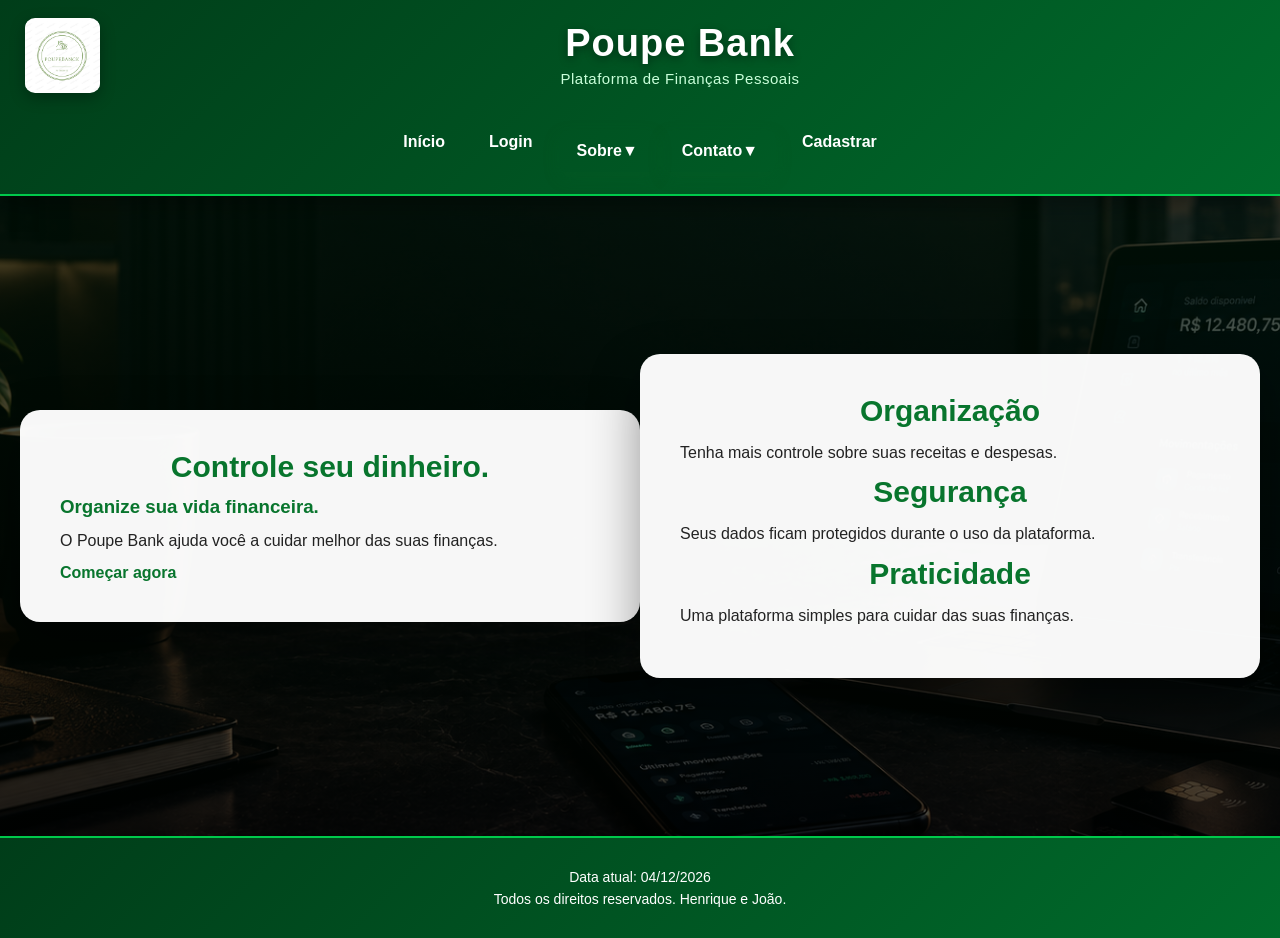
<file: index.html>
<!DOCTYPE html>
<html lang="pt-br">

<head>
    <meta charset="UTF-8">
    <meta name="viewport" content="width=device-width, initial-scale=1.0">

    <title>Poupe Bank</title>

    <link rel="stylesheet" href="style.css">
</head>

<body>

    <!-- CABEÇALHO -->
    <header>

        <div class="cabecalho">

            <img
                src="imagem.png.png"
                alt="Logo Poupe Bank"
                class="logo"
            >

            <div class="titulo">
                <h1>Poupe Bank</h1>

                <p>
                    Plataforma de Finanças Pessoais
                </p>
            </div>

        </div>


        <!-- MENU -->
        <nav class="menu-principal">

            <a href="index.html">
                Início
            </a>

            <a href="login.html">
                Login
            </a>


            <!-- SOBRE -->
            <div class="dropdown">

                <button class="dropdown-btn" type="button">
                    Sobre <span>▼</span>
                </button>

                <div class="submenu">

                    <a href="sobre.html#empresa">
                        Empresa
                    </a>

                    <a href="sobre.html#clientes">
                        Clientes
                    </a>

                </div>

            </div>


            <!-- CONTATO -->
            <div class="dropdown">

                <button class="dropdown-btn" type="button">
                    Contato <span>▼</span>
                </button>

                <div class="submenu contato-menu">

                    <a href="tel:+553299124578">
                        Telefone
                    </a>

                    <a
                        href="mailto:finançasbank@gmail.com.br"
                        id="btnEmail"
                    >
                        Email
                    </a>

                </div>

            </div>


            <a href="cadastro.html">
                Cadastrar
            </a>

        </nav>

    </header>


    <!-- CONTEÚDO -->
    <main>

        <section class="hero">

            <div class="hero-conteudo">

                <h2>
                    Controle seu dinheiro.
                </h2>

                <h3>
                    Organize sua vida financeira.
                </h3>

                <p>
                    O Poupe Bank ajuda você a cuidar
                    melhor das suas finanças.
                </p>

                <a
                    href="cadastro.html"
                    class="botao"
                >
                    Começar agora
                </a>

            </div>

        </section>


        <section class="informacoes">

            <div class="card">

                <h2>
                    Organização
                </h2>

                <p>
                    Tenha mais controle sobre suas
                    receitas e despesas.
                </p>

            </div>


            <div class="card">

                <h2>
                    Segurança
                </h2>

                <p>
                    Seus dados ficam protegidos
                    durante o uso da plataforma.
                </p>

            </div>


            <div class="card">

                <h2>
                    Praticidade
                </h2>

                <p>
                    Uma plataforma simples para
                    cuidar das suas finanças.
                </p>

            </div>

        </section>

    </main>


    <!-- RODAPÉ -->
    <footer>

        <p id="dataAtual">
            Data atual
        </p>

        <p>
            Todos os direitos reservados.
            Henrique e João.
        </p>

    </footer>


    <!-- JAVASCRIPT EXTERNO -->
    <script src="script.js"></script>

</body>

</html>
</file>
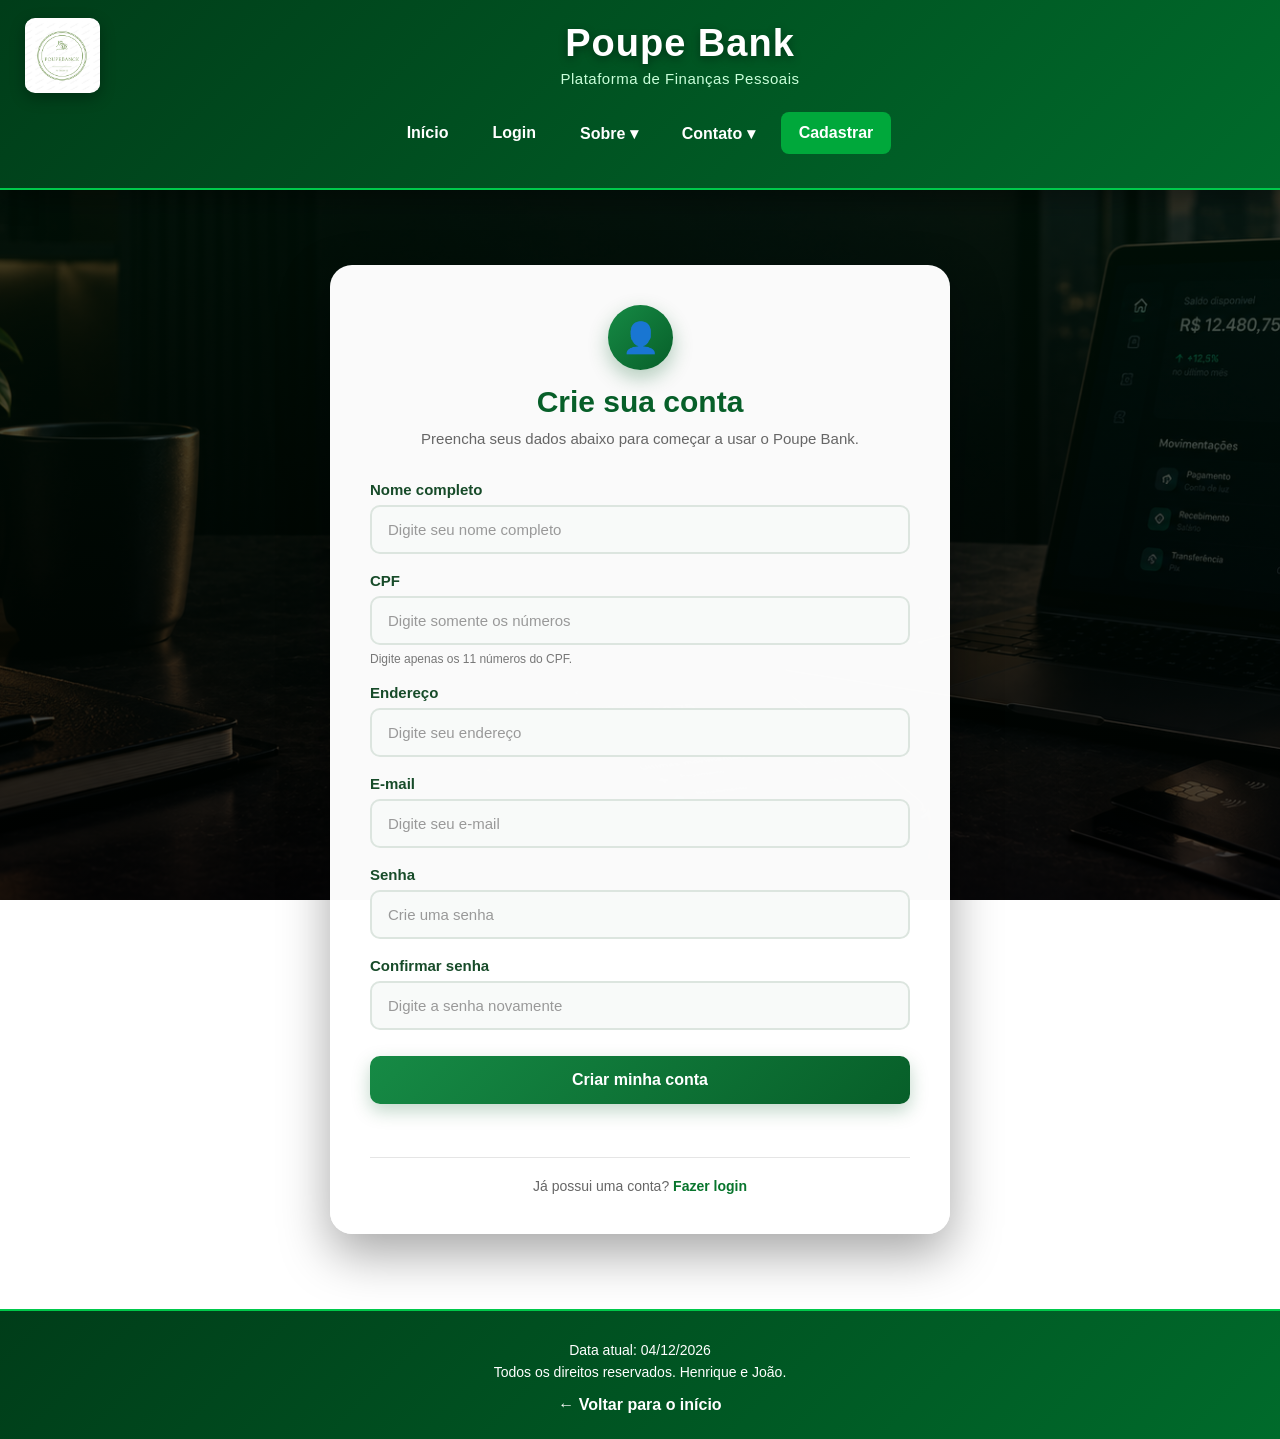
<file: cadastro.html>
<!DOCTYPE html>
<html lang="pt-br">

<head>
    <meta charset="UTF-8">
    <meta name="viewport" content="width=device-width, initial-scale=1.0">

    <title>Cadastro - Poupe Bank</title>

    <link rel="stylesheet" href="style.css">
</head>

<body>

    <!-- =========================
         CABEÇALHO
    ========================== -->

    <header>

        <img
            src="imagem.png.png"
            alt="Logo Poupe Bank"
            class="logo"
        >

        <div class="titulo">
            <h1>Poupe Bank</h1>
            <p>Plataforma de Finanças Pessoais</p>
        </div>

        <nav class="menu-principal">

            <a href="index.html">
                Início
            </a>

            <a href="login.html">
                Login
            </a>

            <!-- SOBRE -->

            <div class="dropdown">

                <a href="#" class="dropdown-btn">
                    Sobre ▾
                </a>

                <div class="submenu">

                    <a href="sobre.html#empresa">
                        Empresa
                    </a>

                    <a href="sobre.html#clientes">
                        Clientes
                    </a>

                </div>

            </div>


            <!-- CONTATO -->

            <div class="dropdown">

                <a href="#" class="dropdown-btn">
                    Contato ▾
                </a>

                <div class="submenu contato-menu">

                    <div class="contato-item">

                        <strong>
                            Telefone
                        </strong>

                        <span>
                            (32) 9912-4578
                        </span>

                    </div>


                    <div class="contato-item">

                        <strong>
                            Email
                        </strong>

                        <span>
                            finançasbank@gmail.com.br
                        </span>

                    </div>

                </div>

            </div>


            <a href="cadastro.html" class="active">
                Cadastrar
            </a>

        </nav>

    </header>


    <!-- =========================
         CONTEÚDO
    ========================== -->

    <main>

        <section class="cadastro">

            <div class="cadastro-topo">

                <div class="icone-cadastro">
                    👤
                </div>

                <h2>
                    Crie sua conta
                </h2>

                <p>
                    Preencha seus dados abaixo para começar a usar o Poupe Bank.
                </p>

            </div>


            <!-- =========================
                 FORMULÁRIO
            ========================== -->

            <form id="formCadastro">

                <div class="campo">

                    <label for="nome">
                        Nome completo
                    </label>

                    <input
                        type="text"
                        id="nome"
                        name="nome"
                        placeholder="Digite seu nome completo"
                        required
                    >

                </div>


                <div class="campo">

                    <label for="cpf">
                        CPF
                    </label>

                    <input
                        type="text"
                        id="cpf"
                        name="cpf"
                        placeholder="Digite somente os números"
                        inputmode="numeric"
                        maxlength="11"
                        required
                    >

                    <small>
                        Digite apenas os 11 números do CPF.
                    </small>

                </div>


                <div class="campo">

                    <label for="endereco">
                        Endereço
                    </label>

                    <input
                        type="text"
                        id="endereco"
                        name="endereco"
                        placeholder="Digite seu endereço"
                        required
                    >

                </div>


                <div class="campo">

                    <label for="email">
                        E-mail
                    </label>

                    <input
                        type="email"
                        id="email"
                        name="email"
                        placeholder="Digite seu e-mail"
                        required
                    >

                </div>


                <div class="campo">

                    <label for="senha">
                        Senha
                    </label>

                    <input
                        type="password"
                        id="senha"
                        name="senha"
                        placeholder="Crie uma senha"
                        required
                    >

                </div>


                <div class="campo">

                    <label for="confirmarSenha">
                        Confirmar senha
                    </label>

                    <input
                        type="password"
                        id="confirmarSenha"
                        name="confirmarSenha"
                        placeholder="Digite a senha novamente"
                        required
                    >

                </div>


                <button
                    type="submit"
                    class="botao-cadastro"
                >
                    Criar minha conta
                </button>

            </form>


            <p id="mensagem"></p>


            <div class="login-link">

                Já possui uma conta?

                <a href="login.html">
                    Fazer login
                </a>

            </div>

        </section>

    </main>


    <!-- =========================
         RODAPÉ
    ========================== -->

    <footer>

        <p id="dataAtual">
            Data atual
        </p>

        <p>
            Todos os direitos reservados.
            Henrique e João.
        </p>

        <a href="index.html" class="voltar">
            ← Voltar para o início
        </a>

    </footer>


    <script src="script.js"></script>

</body>

</html>
</file>
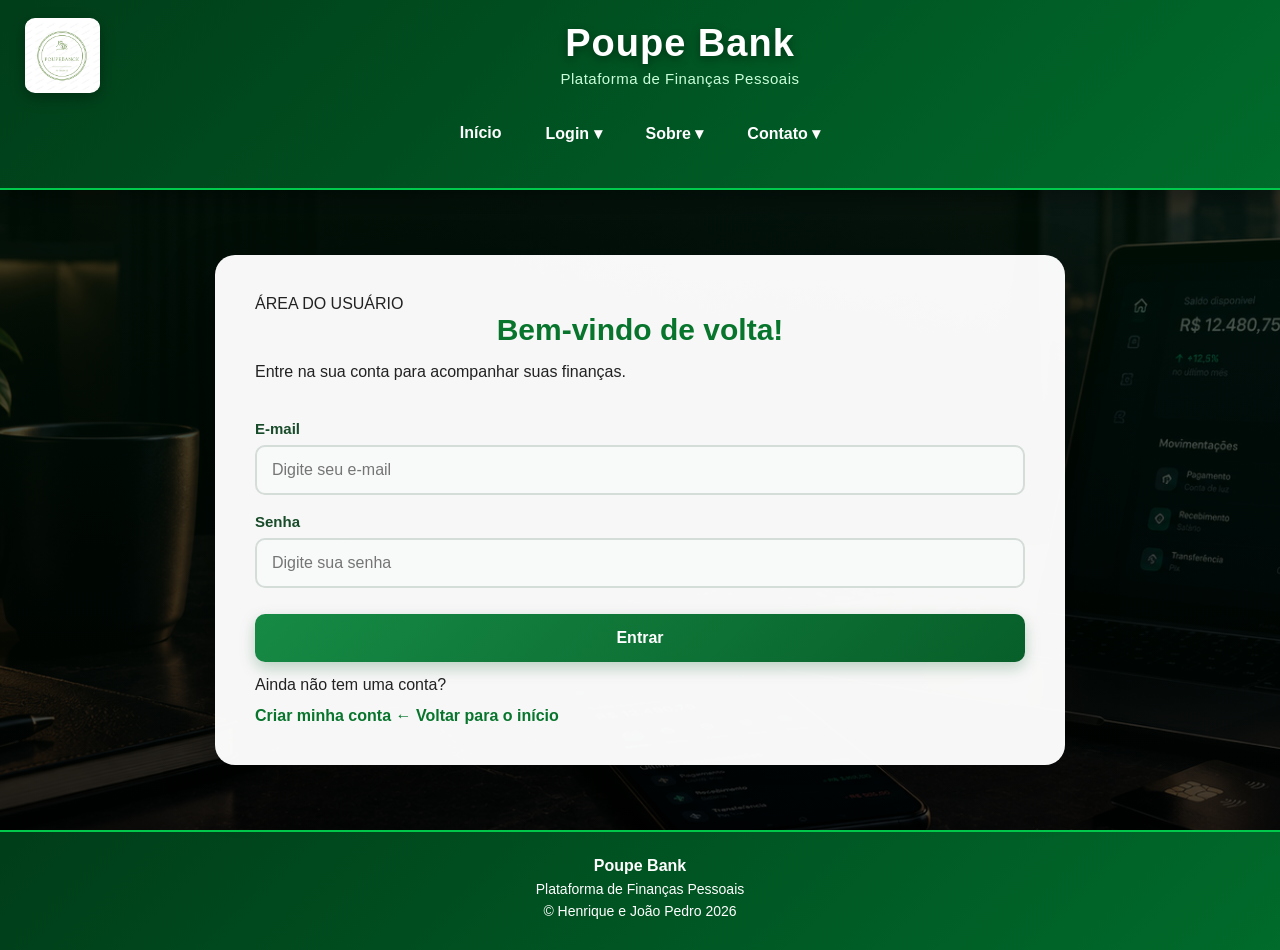
<file: login.html>
<!DOCTYPE html>
<html lang="pt-br">

<head>

    <meta charset="UTF-8">
    <meta name="viewport" content="width=device-width, initial-scale=1.0">

    <title>Login - Poupe Bank</title>

    <link rel="stylesheet" href="style.css">

</head>

<body>


    <!-- CABEÇALHO -->

    <header class="header">

        <div class="topo">

            <img
                src="imagem.png.png"
                alt="Logo Poupe Bank"
                class="logo"
            >

            <div class="titulo">

                <h1>Poupe Bank</h1>

                <p>
                    Plataforma de Finanças Pessoais
                </p>

            </div>

        </div>


        <!-- MENU -->

        <nav class="menu-principal">

            <a href="index.html">
                Início
            </a>


            <!-- LOGIN -->

            <div class="dropdown">

                <a href="#" class="dropdown-btn ativo">
                    Login ▾
                </a>

                <div class="submenu">

                    <a href="login.html">
                        Entrar
                    </a>

                    <a href="cadastro.html">
                        Criar conta
                    </a>

                </div>

            </div>


            <!-- SOBRE -->

            <div class="dropdown">

                <a href="#" class="dropdown-btn">
                    Sobre ▾
                </a>

                <div class="submenu">

                    <a href="sobre.html#empresa">
                        Empresa
                    </a>

                    <a href="sobre.html#clientes">
                        Clientes
                    </a>

                </div>

            </div>


            <!-- CONTATO -->

            <div class="dropdown">

                <a href="#" class="dropdown-btn">
                    Contato ▾
                </a>

                <div class="submenu contato-menu">

                    <div class="contato-item">

                        <strong>
                            Telefone
                        </strong>

                        <span>
                            (32) 9912-4578
                        </span>

                    </div>

                    <div class="contato-item">

                        <strong>
                            Email
                        </strong>

                        <span>
                            finançasbank@gmail.com.br
                        </span>

                    </div>

                </div>

            </div>

        </nav>

    </header>


    <!-- LOGIN -->

    <main class="pagina pagina-form">

        <section class="form-card">

            <div class="form-cabecalho">

                <span class="tag">
                    ÁREA DO USUÁRIO
                </span>

                <h2>
                    Bem-vindo de volta!
                </h2>

                <p>
                    Entre na sua conta para acompanhar
                    suas finanças.
                </p>

            </div>


            <form
                action="oficial.html"
                method="get"
            >

                <label for="email">
                    E-mail
                </label>

                <input
                    type="email"
                    id="email"
                    name="email"
                    placeholder="Digite seu e-mail"
                    required
                >


                <label for="senha">
                    Senha
                </label>

                <input
                    type="password"
                    id="senha"
                    name="senha"
                    placeholder="Digite sua senha"
                    required
                >


                <button type="submit">
                    Entrar
                </button>

            </form>


            <div class="form-links">

                <p>
                    Ainda não tem uma conta?
                </p>

                <a href="cadastro.html">
                    Criar minha conta
                </a>

                <a href="index.html">
                    ← Voltar para o início
                </a>

            </div>

        </section>

    </main>


    <footer>

        <div>
            <strong>Poupe Bank</strong>
            <p>
                Plataforma de Finanças Pessoais
            </p>
        </div>

        <p>
            © Henrique e João Pedro 2026
        </p>

    </footer>


    <script src="script.js"></script>

</body>

</html>
</file>
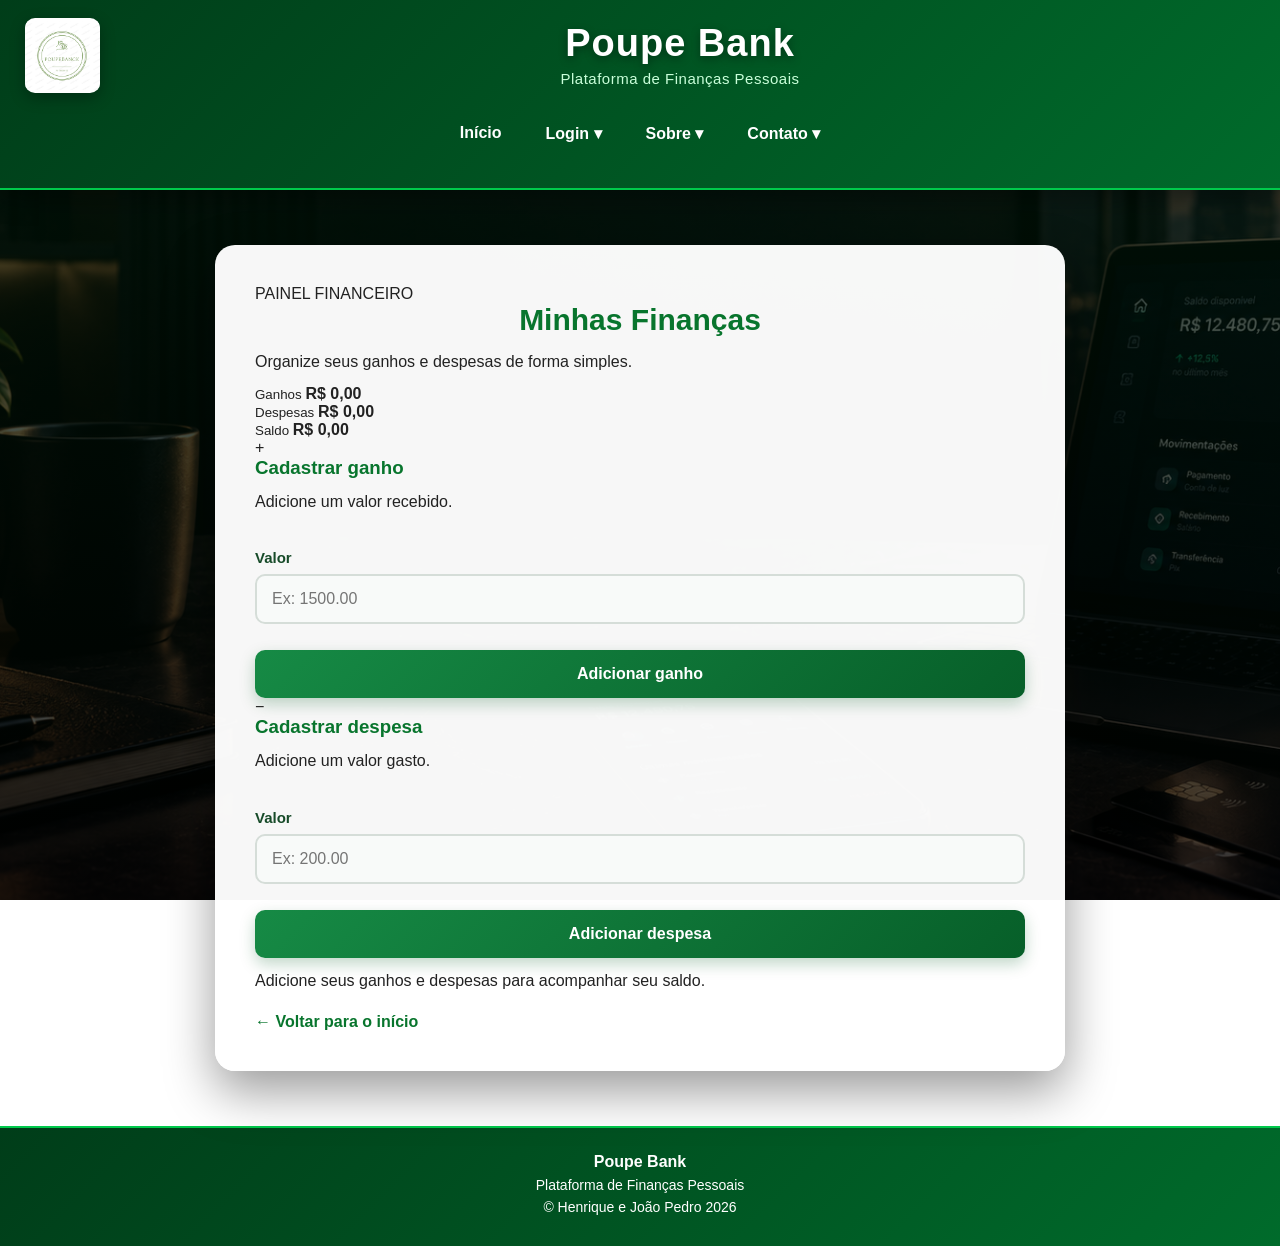
<file: oficial.html>
<!DOCTYPE html>
<html lang="pt-br">

<head>

    <meta charset="UTF-8">
    <meta name="viewport" content="width=device-width, initial-scale=1.0">

    <title>Minhas Finanças - Poupe Bank</title>

    <link rel="stylesheet" href="style.css">

</head>

<body>


    <header class="header">

        <div class="topo">

            <img
                src="imagem.png.png"
                alt="Logo Poupe Bank"
                class="logo"
            >

            <div class="titulo">

                <h1>
                    Poupe Bank
                </h1>

                <p>
                    Plataforma de Finanças Pessoais
                </p>

            </div>

        </div>


        <nav class="menu-principal">

            <a href="index.html">
                Início
            </a>


            <div class="dropdown">

                <a href="#" class="dropdown-btn">
                    Login ▾
                </a>

                <div class="submenu">

                    <a href="login.html">
                        Entrar
                    </a>

                    <a href="cadastro.html">
                        Criar conta
                    </a>

                </div>

            </div>


            <div class="dropdown">

                <a href="#" class="dropdown-btn">
                    Sobre ▾
                </a>

                <div class="submenu">

                    <a href="sobre.html#empresa">
                        Empresa
                    </a>

                    <a href="sobre.html#clientes">
                        Clientes
                    </a>

                </div>

            </div>


            <div class="dropdown">

                <a href="#" class="dropdown-btn">
                    Contato ▾
                </a>

                <div class="submenu contato-menu">

                    <div class="contato-item">

                        <strong>
                            Telefone
                        </strong>

                        <span>
                            (32) 9912-4578
                        </span>

                    </div>

                    <div class="contato-item">

                        <strong>
                            Email
                        </strong>

                        <span>
                            finançasbank@gmail.com.br
                        </span>

                    </div>

                </div>

            </div>

        </nav>

    </header>


    <!-- FINANÇAS -->

    <main class="pagina">

        <section class="financas">

            <div class="financas-topo">

                <div>

                    <span class="tag">
                        PAINEL FINANCEIRO
                    </span>

                    <h2>
                        Minhas Finanças
                    </h2>

                    <p>
                        Organize seus ganhos e despesas
                        de forma simples.
                    </p>

                </div>

            </div>


            <!-- RESUMO -->

            <div class="resumo-grid">

                <div class="resumo-card">

                    <small>
                        Ganhos
                    </small>

                    <strong
                        id="totalGanhos"
                        class="verde"
                    >
                        R$ 0,00
                    </strong>

                </div>


                <div class="resumo-card">

                    <small>
                        Despesas
                    </small>

                    <strong
                        id="totalDespesas"
                        class="vermelho"
                    >
                        R$ 0,00
                    </strong>

                </div>


                <div class="resumo-card destaque">

                    <small>
                        Saldo
                    </small>

                    <strong id="saldo">
                        R$ 0,00
                    </strong>

                </div>

            </div>


            <!-- MOVIMENTAÇÕES -->

            <div class="movimentacoes">


                <!-- GANHO -->

                <div class="campo-financeiro">

                    <div class="icone-financeiro">
                        +
                    </div>

                    <h3>
                        Cadastrar ganho
                    </h3>

                    <p>
                        Adicione um valor recebido.
                    </p>

                    <form id="formGanho">

                        <label for="ganho">
                            Valor
                        </label>

                        <input
                            type="number"
                            id="ganho"
                            name="ganho"
                            step="0.01"
                            min="0"
                            placeholder="Ex: 1500.00"
                            required
                        >

                        <button type="submit">
                            Adicionar ganho
                        </button>

                    </form>

                </div>


                <!-- DESPESA -->

                <div class="campo-financeiro">

                    <div class="icone-financeiro vermelho-bg">
                        −
                    </div>

                    <h3>
                        Cadastrar despesa
                    </h3>

                    <p>
                        Adicione um valor gasto.
                    </p>

                    <form id="formDespesa">

                        <label for="despesa">
                            Valor
                        </label>

                        <input
                            type="number"
                            id="despesa"
                            name="despesa"
                            step="0.01"
                            min="0"
                            placeholder="Ex: 200.00"
                            required
                        >

                        <button type="submit">
                            Adicionar despesa
                        </button>

                    </form>

                </div>

            </div>


            <p id="mensagemFinancas">
                Adicione seus ganhos e despesas
                para acompanhar seu saldo.
            </p>


            <a
                href="index.html"
                class="voltar"
            >
                ← Voltar para o início
            </a>

        </section>

    </main>


    <footer>

        <div>

            <strong>
                Poupe Bank
            </strong>

            <p>
                Plataforma de Finanças Pessoais
            </p>

        </div>

        <p>
            © Henrique e João Pedro 2026
        </p>

    </footer>


    <script src="script.js"></script>

</body>

</html>
</file>
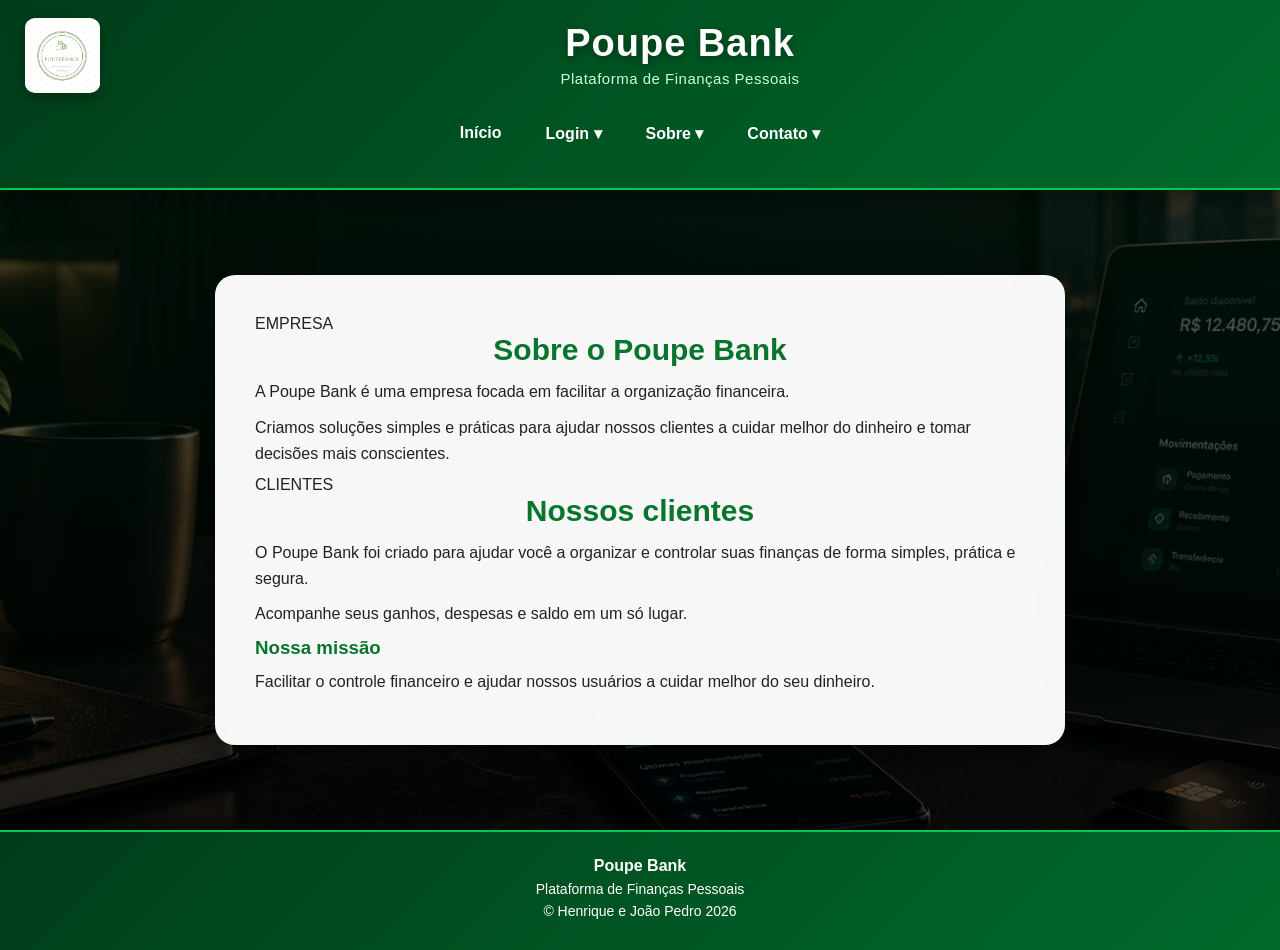
<file: sobre.html>
<!DOCTYPE html>
<html lang="pt-br">

<head>

    <meta charset="UTF-8">
    <meta name="viewport" content="width=device-width, initial-scale=1.0">

    <title>Sobre - Poupe Bank</title>

    <link rel="stylesheet" href="style.css">

</head>

<body>


    <!-- CABEÇALHO -->
    <header class="header">

        <div class="topo">

            <img
                src="imagem.png.png"
                alt="Logo Poupe Bank"
                class="logo"
            >

            <div class="titulo">

                <h1>
                    Poupe Bank
                </h1>

                <p>
                    Plataforma de Finanças Pessoais
                </p>

            </div>

        </div>


        <!-- MENU -->
        <nav class="menu-principal">

            <a href="index.html">
                Início
            </a>


            <!-- LOGIN -->
            <div class="dropdown">

                <a href="#" class="dropdown-btn">
                    Login ▾
                </a>

                <div class="submenu">

                    <a href="login.html">
                        Entrar
                    </a>

                    <a href="cadastro.html">
                        Criar conta
                    </a>

                </div>

            </div>


            <!-- SOBRE -->
            <div class="dropdown">

                <a href="#" class="dropdown-btn ativo">
                    Sobre ▾
                </a>

                <div class="submenu">

                    <a href="#empresa">
                        Empresa
                    </a>

                    <a href="#clientes">
                        Clientes
                    </a>

                </div>

            </div>


            <!-- CONTATO -->
            <div class="dropdown">

                <a href="#" class="dropdown-btn">
                    Contato ▾
                </a>

                <div class="submenu contato-menu">

                    <div class="contato-item">

                        <strong>
                            Telefone
                        </strong>

                        <a href="tel:+553299124578">
                            (32) 9912-4578
                        </a>

                    </div>


                    <div class="contato-item">

                        <strong>
                            Email
                        </strong>

                        <a
                            href="mailto:finançasbank@gmail.com.br"
                            id="btnEmail"
                        >
                            finançasbank@gmail.com.br
                        </a>

                    </div>

                </div>

            </div>

        </nav>

    </header>


    <!-- CONTEÚDO -->
    <main class="pagina">

        <section class="sobre-container">


            <!-- EMPRESA -->
            <div
                class="sobre-bloco"
                id="empresa"
            >

                <span class="tag">
                    EMPRESA
                </span>

                <h2>
                    Sobre o Poupe Bank
                </h2>

                <p>
                    A Poupe Bank é uma empresa focada em facilitar
                    a organização financeira.
                </p>

                <p>
                    Criamos soluções simples e práticas para ajudar
                    nossos clientes a cuidar melhor do dinheiro e
                    tomar decisões mais conscientes.
                </p>

            </div>


            <!-- CLIENTES -->
            <div
                class="sobre-bloco"
                id="clientes"
            >

                <span class="tag">
                    CLIENTES
                </span>

                <h2>
                    Nossos clientes
                </h2>

                <p>
                    O Poupe Bank foi criado para ajudar você a
                    organizar e controlar suas finanças de forma
                    simples, prática e segura.
                </p>

                <p>
                    Acompanhe seus ganhos, despesas e saldo
                    em um só lugar.
                </p>

            </div>


            <!-- MISSÃO -->
            <div class="sobre-missao">

                <h3>
                    Nossa missão
                </h3>

                <p>
                    Facilitar o controle financeiro e ajudar
                    nossos usuários a cuidar melhor do seu dinheiro.
                </p>

            </div>

        </section>

    </main>


    <!-- RODAPÉ -->
    <footer>

        <div>

            <strong>
                Poupe Bank
            </strong>

            <p>
                Plataforma de Finanças Pessoais
            </p>

        </div>

        <p>
            © Henrique e João Pedro 2026
        </p>

    </footer>


    <!-- JAVASCRIPT EXTERNO -->
    <script src="script.js"></script>

</body>

</html>
</file>
<file: style.css>
/* =========================================================
   POUPE BANK - STYLE.CSS
   ========================================================= */

/* =========================
   CONFIGURAÇÕES GERAIS
========================= */

* {
    margin: 0;
    padding: 0;
    box-sizing: border-box;
}

html {
    scroll-behavior: smooth;
}

body {
    min-height: 100vh;
    font-family: Arial, Helvetica, sans-serif;
    color: #222;

    background:
        linear-gradient(
            rgba(0, 25, 10, 0.72),
            rgba(0, 0, 0, 0.72)
        ),
        url("ChatGPT Image 5 de out. de 2026, 14_25_52.png");

    background-size: cover;
    background-position: center;
    background-attachment: fixed;
}


/* =========================
   CABEÇALHO
========================= */

header {
    width: 100%;
    min-height: 190px;

    position: relative;
    z-index: 1000;

    background: linear-gradient(
        135deg,
        #003d19,
        #006b2b
    );

    color: white;

    padding: 22px 35px;

    border-bottom: 2px solid #00c94b;

    box-shadow:
        0 6px 25px rgba(0, 0, 0, 0.40);
}


/* =========================
   LOGO
========================= */

.logo {
    position: absolute;

    left: 25px;
    top: 18px;

    width: 75px;
    height: 75px;

    object-fit: contain;

    border-radius: 10px;

    background: white;

    box-shadow:
        0 5px 15px rgba(0, 0, 0, 0.30);

    transition: 0.3s ease;
}

.logo:hover {
    transform: scale(1.06);
}


/* =========================
   TÍTULO
========================= */

.titulo {
    text-align: center;

    margin-left: 80px;
}

.titulo h1 {
    color: white;

    font-size: 38px;

    letter-spacing: 1px;

    margin-bottom: 5px;

    text-shadow:
        0 3px 8px rgba(0, 0, 0, 0.35);
}

.titulo p {
    color: #c9ffda;

    font-size: 15px;

    letter-spacing: 0.5px;
}


/* =========================
   MENU PRINCIPAL
========================= */

.menu-principal {
    display: flex;

    justify-content: center;
    align-items: center;

    gap: 8px;

    margin-top: 25px;
}

.menu-principal > a,
.dropdown-btn {
    display: inline-flex;

    align-items: center;
    justify-content: center;

    min-height: 42px;

    padding: 10px 18px;

    color: white;

    background: transparent;

    border: none;

    border-radius: 8px;

    font-family: Arial, Helvetica, sans-serif;

    font-size: 16px;

    font-weight: bold;

    text-decoration: none;

    cursor: pointer;

    transition:
        background 0.25s ease,
        color 0.25s ease,
        transform 0.25s ease;
}

.menu-principal > a:hover,
.dropdown-btn:hover {
    background: #00a83b;

    color: white;

    transform: translateY(-2px);
}


/* LINK ATIVO */

.menu-principal > a.active {
    background: #00a83b;

    color: white;
}


/* =========================
   DROPDOWN
========================= */

.dropdown {
    position: relative;

    display: block;
}


/* =========================
   BOTÃO DO DROPDOWN
========================= */

.dropdown-btn {
    appearance: none;
    -webkit-appearance: none;
}


/* =========================
   SUBMENU
========================= */

.submenu {
    position: absolute;

    top: calc(100% + 8px);

    left: 50%;

    transform: translateX(-50%);

    width: 220px;

    padding: 8px;

    background: rgba(0, 61, 25, 0.98);

    border: 1px solid rgba(255, 255, 255, 0.18);

    border-radius: 12px;

    box-shadow:
        0 12px 30px rgba(0, 0, 0, 0.50);

    z-index: 99999;

    display: none;
}


/* ABRIR AO PASSAR O MOUSE */

.dropdown:hover .submenu {
    display: block;
}


/* ABRIR QUANDO O JAVASCRIPT COLOCAR .ABERTO */

.dropdown.aberto .submenu {
    display: block;
}


/* ABRIR COM FOCO */

.dropdown:focus-within .submenu {
    display: block;
}


/* =========================
   LINKS DO SUBMENU
========================= */

.submenu a {
    display: block;

    width: 100%;

    padding: 12px 14px;

    color: white;

    background: transparent;

    border-radius: 8px;

    text-decoration: none;

    text-align: center;

    font-weight: bold;

    transition:
        background 0.2s ease,
        color 0.2s ease,
        padding-left 0.2s ease;
}

.submenu a:hover {
    background: #00a83b;

    color: white;

    padding-left: 20px;
}


/* =========================
   CONTATO
========================= */

.contato-menu {
    width: 250px;
}

.contato-item {
    padding: 13px;

    color: white;

    text-align: center;

    border-radius: 8px;
}

.contato-item:hover {
    background: rgba(255, 255, 255, 0.08);
}

.contato-item strong {
    display: block;

    margin-bottom: 5px;

    color: #70ff9c;
}

.contato-item span {
    display: block;

    color: white;

    font-size: 14px;

    word-break: break-word;
}


/* =========================
   ÁREA PRINCIPAL
========================= */

main {
    min-height: calc(100vh - 260px);

    display: flex;

    justify-content: center;

    align-items: center;

    padding: 55px 20px;
}


/* =========================
   SEÇÕES / CARDS
========================= */

section {
    width: 100%;

    max-width: 850px;

    background: rgba(255, 255, 255, 0.97);

    padding: 40px;

    border-radius: 20px;

    box-shadow:
        0 20px 50px rgba(0, 0, 0, 0.40);

    animation: aparecer 0.5s ease;
}


@keyframes aparecer {

    from {
        opacity: 0;

        transform: translateY(20px);
    }

    to {
        opacity: 1;

        transform: translateY(0);
    }
}


/* =========================
   TÍTULOS
========================= */

section h2 {
    color: #08752d;

    font-size: 30px;

    margin-bottom: 12px;

    text-align: center;
}

section h3 {
    color: #08752d;

    margin-bottom: 10px;
}

section p {
    line-height: 1.6;

    margin: 10px 0;
}


/* =========================
   FORMULÁRIOS
========================= */

form {
    display: flex;

    flex-direction: column;

    gap: 8px;

    margin-top: 25px;
}

label {
    color: #174b29;

    font-size: 15px;

    font-weight: bold;

    margin-top: 10px;
}

input,
textarea,
select {
    width: 100%;

    padding: 14px 15px;

    background: #f8faf9;

    color: #222;

    border: 2px solid #d5ddd8;

    border-radius: 10px;

    font-family: Arial, Helvetica, sans-serif;

    font-size: 16px;

    transition:
        border 0.25s ease,
        box-shadow 0.25s ease,
        background 0.25s ease;
}

input:hover,
textarea:hover,
select:hover {
    border-color: #82c99a;
}

input:focus,
textarea:focus,
select:focus {
    outline: none;

    border-color: #168a45;

    background: white;

    box-shadow:
        0 0 0 4px rgba(22, 138, 69, 0.12);
}


/* =========================
   BOTÕES
========================= */

button,
.botao-voltar {
    display: inline-flex;

    justify-content: center;

    align-items: center;

    min-height: 48px;

    padding: 12px 22px;

    margin-top: 18px;

    border: none;

    border-radius: 10px;

    background:
        linear-gradient(
            135deg,
            #168a45,
            #075f29
        );

    color: white;

    font-size: 16px;

    font-weight: bold;

    text-decoration: none;

    cursor: pointer;

    box-shadow:
        0 6px 15px rgba(7, 95, 41, 0.25);

    transition:
        transform 0.2s ease,
        box-shadow 0.2s ease,
        background 0.2s ease;
}

button:hover,
.botao-voltar:hover {
    background:
        linear-gradient(
            135deg,
            #20aa59,
            #08752d
        );

    transform: translateY(-3px);

    box-shadow:
        0 10px 22px rgba(7, 95, 41, 0.35);
}

button:active,
.botao-voltar:active {
    transform: translateY(0);
}


/* =========================
   MENSAGEM
========================= */

#mensagem {
    margin-top: 18px;

    padding: 5px;

    text-align: center;

    font-weight: bold;
}


/* =========================
   CADASTRO
========================= */

.cadastro {
    width: 100%;

    max-width: 620px;

    margin: 20px auto;

    padding: 40px;

    background: rgba(255, 255, 255, 0.98);

    border-radius: 22px;

    box-shadow:
        0 20px 50px rgba(0, 0, 0, 0.35);
}


/* TOPO DO CADASTRO */

.cadastro-topo {
    text-align: center;

    margin-bottom: 30px;
}


/* ÍCONE */

.icone-cadastro {
    width: 65px;

    height: 65px;

    margin: 0 auto 15px;

    display: flex;

    align-items: center;

    justify-content: center;

    background:
        linear-gradient(
            135deg,
            #168a45,
            #075f29
        );

    color: white;

    border-radius: 50%;

    font-size: 30px;

    box-shadow:
        0 8px 20px rgba(7, 95, 41, 0.30);
}


/* TÍTULO */

.cadastro h2 {
    margin: 0 0 8px;

    color: #075f29;

    font-size: 30px;

    font-weight: bold;
}

.cadastro-topo p {
    margin: 0;

    color: #666;

    font-size: 15px;
}


/* =========================
   FORMULÁRIO DE CADASTRO
========================= */

#formCadastro {
    display: flex;

    flex-direction: column;

    gap: 18px;
}

.campo {
    display: flex;

    flex-direction: column;

    gap: 7px;
}

.campo label {
    margin: 0;

    color: #174b29;

    font-size: 15px;

    font-weight: bold;
}

.campo input {
    width: 100%;

    padding: 14px 16px;

    border: 2px solid #dce5df;

    border-radius: 10px;

    background: #f8faf9;

    color: #222;

    font-size: 15px;

    transition:
        border 0.25s ease,
        box-shadow 0.25s ease,
        background 0.25s ease;
}

.campo input::placeholder {
    color: #999;
}

.campo input:hover {
    border-color: #8bc49d;
}

.campo input:focus {
    outline: none;

    border-color: #168a45;

    background: white;

    box-shadow:
        0 0 0 4px rgba(22, 138, 69, 0.12);
}

.campo small {
    color: #777;

    font-size: 12px;
}


/* =========================
   BOTÃO CADASTRO
========================= */

.botao-cadastro {
    width: 100%;

    margin-top: 8px;

    padding: 15px;

    border: none;

    border-radius: 10px;

    background:
        linear-gradient(
            135deg,
            #168a45,
            #075f29
        );

    color: white;

    font-size: 16px;

    font-weight: bold;

    cursor: pointer;

    box-shadow:
        0 7px 18px rgba(7, 95, 41, 0.25);

    transition:
        transform 0.25s ease,
        box-shadow 0.25s ease,
        background 0.25s ease;
}

.botao-cadastro:hover {
    transform: translateY(-2px);

    background:
        linear-gradient(
            135deg,
            #21ad5b,
            #08752d
        );

    box-shadow:
        0 10px 22px rgba(7, 95, 41, 0.35);
}

.botao-cadastro:active {
    transform: translateY(0);
}


/* =========================
   LINK PARA LOGIN
========================= */

.login-link {
    margin-top: 25px;

    padding-top: 20px;

    border-top: 1px solid #e5e5e5;

    text-align: center;

    color: #666;

    font-size: 14px;
}

.login-link a {
    color: #08752d;

    font-weight: bold;

    text-decoration: none;
}

.login-link a:hover {
    color: #00a83b;

    text-decoration: underline;
}


/* =========================
   FINANÇAS
========================= */

.financas {
    width: 100%;

    max-width: 850px;

    margin: auto;
}

.financas .card {
    background: white;

    border-radius: 15px;

    padding: 25px;

    margin-bottom: 20px;

    box-shadow:
        0 8px 25px rgba(0, 0, 0, 0.18);

    transition: 0.25s ease;
}

.financas .card:hover {
    transform: translateY(-5px);

    box-shadow:
        0 14px 30px rgba(0, 0, 0, 0.25);
}


/* =========================
   SALDO
========================= */

.saldo {
    background:
        linear-gradient(
            135deg,
            #075f29,
            #119344
        );

    color: white;

    border-radius: 15px;

    padding: 30px;

    text-align: center;

    margin-bottom: 25px;

    box-shadow:
        0 10px 25px rgba(0, 0, 0, 0.25);
}

.saldo h2 {
    color: white;

    margin-bottom: 10px;
}

.saldo strong {
    font-size: 35px;
}


/* =========================
   TABELAS
========================= */

table {
    width: 100%;

    border-collapse: collapse;

    margin-top: 20px;

    overflow: hidden;

    border-radius: 10px;
}

th {
    background: #08752d;

    color: white;

    padding: 14px;

    text-align: left;
}

td {
    padding: 13px;

    border-bottom: 1px solid #ddd;

    background: white;
}

tr:hover td {
    background: #f0faf3;
}


/* =========================
   LINKS
========================= */

a {
    transition: 0.2s ease;
}

main a:not(.botao-voltar) {
    color: #08752d;

    font-weight: bold;

    text-decoration: none;
}

main a:not(.botao-voltar):hover {
    color: #0dbb54;

    text-decoration: underline;
}


/* =========================
   RODAPÉ
========================= */

footer {
    width: 100%;

    background:
        linear-gradient(
            135deg,
            #003d19,
            #006b2b
        );

    color: white;

    text-align: center;

    padding: 25px 15px;

    border-top: 2px solid #00c94b;
}

footer p {
    margin: 6px;

    font-size: 14px;
}

.voltar {
    display: inline-block;

    margin-top: 10px;

    color: white;

    text-decoration: none;

    font-weight: bold;
}

.voltar:hover {
    color: #72ff9f;
}


/* =========================
   BARRA DE ROLAGEM
========================= */

::-webkit-scrollbar {
    width: 9px;
}

::-webkit-scrollbar-track {
    background: #062d13;
}

::-webkit-scrollbar-thumb {
    background: #168a45;

    border-radius: 10px;
}

::-webkit-scrollbar-thumb:hover {
    background: #20aa59;
}


/* =========================
   SELEÇÃO DE TEXTO
========================= */

::selection {
    background: #168a45;

    color: white;
}


/* =========================================================
   RESPONSIVIDADE
   ========================================================= */

@media (max-width: 700px) {

    header {
        min-height: auto;

        padding: 20px 15px;
    }


    .logo {
        position: static;

        display: block;

        width: 70px;

        height: 70px;

        margin: 0 auto 10px;
    }


    .titulo {
        margin-left: 0;

        text-align: center;
    }


    .titulo h1 {
        font-size: 30px;
    }


    .titulo p {
        font-size: 13px;
    }


    .menu-principal {
        flex-direction: column;

        width: 100%;

        gap: 5px;

        margin-top: 18px;
    }


    .menu-principal > a,
    .dropdown,
    .dropdown-btn {
        width: 100%;

        text-align: center;
    }


    .dropdown {
        position: relative;
    }


    .submenu {
        position: static;

        width: 100%;

        margin-top: 5px;

        transform: none;
    }


    .dropdown:hover .submenu,
    .dropdown.aberto .submenu,
    .dropdown:focus-within .submenu {
        display: block;
    }


    main {
        padding: 30px 15px;
    }


    section {
        padding: 25px 20px;

        border-radius: 15px;
    }


    section h2 {
        font-size: 25px;
    }


    .cadastro {
        margin: 10px auto;

        padding: 28px 20px;
    }


    .cadastro h2 {
        font-size: 25px;
    }


    button,
    .botao-voltar {
        width: 100%;
    }
}


/* =========================
   TELAS MUITO PEQUENAS
========================= */

@media (max-width: 400px) {

    .titulo h1 {
        font-size: 26px;
    }

    .titulo p {
        font-size: 13px;
    }

    section {
        padding: 20px 15px;
    }

    .cadastro {
        padding: 22px 15px;
    }

    input,
    textarea,
    select {
        font-size: 15px;
    }
}
</file>
